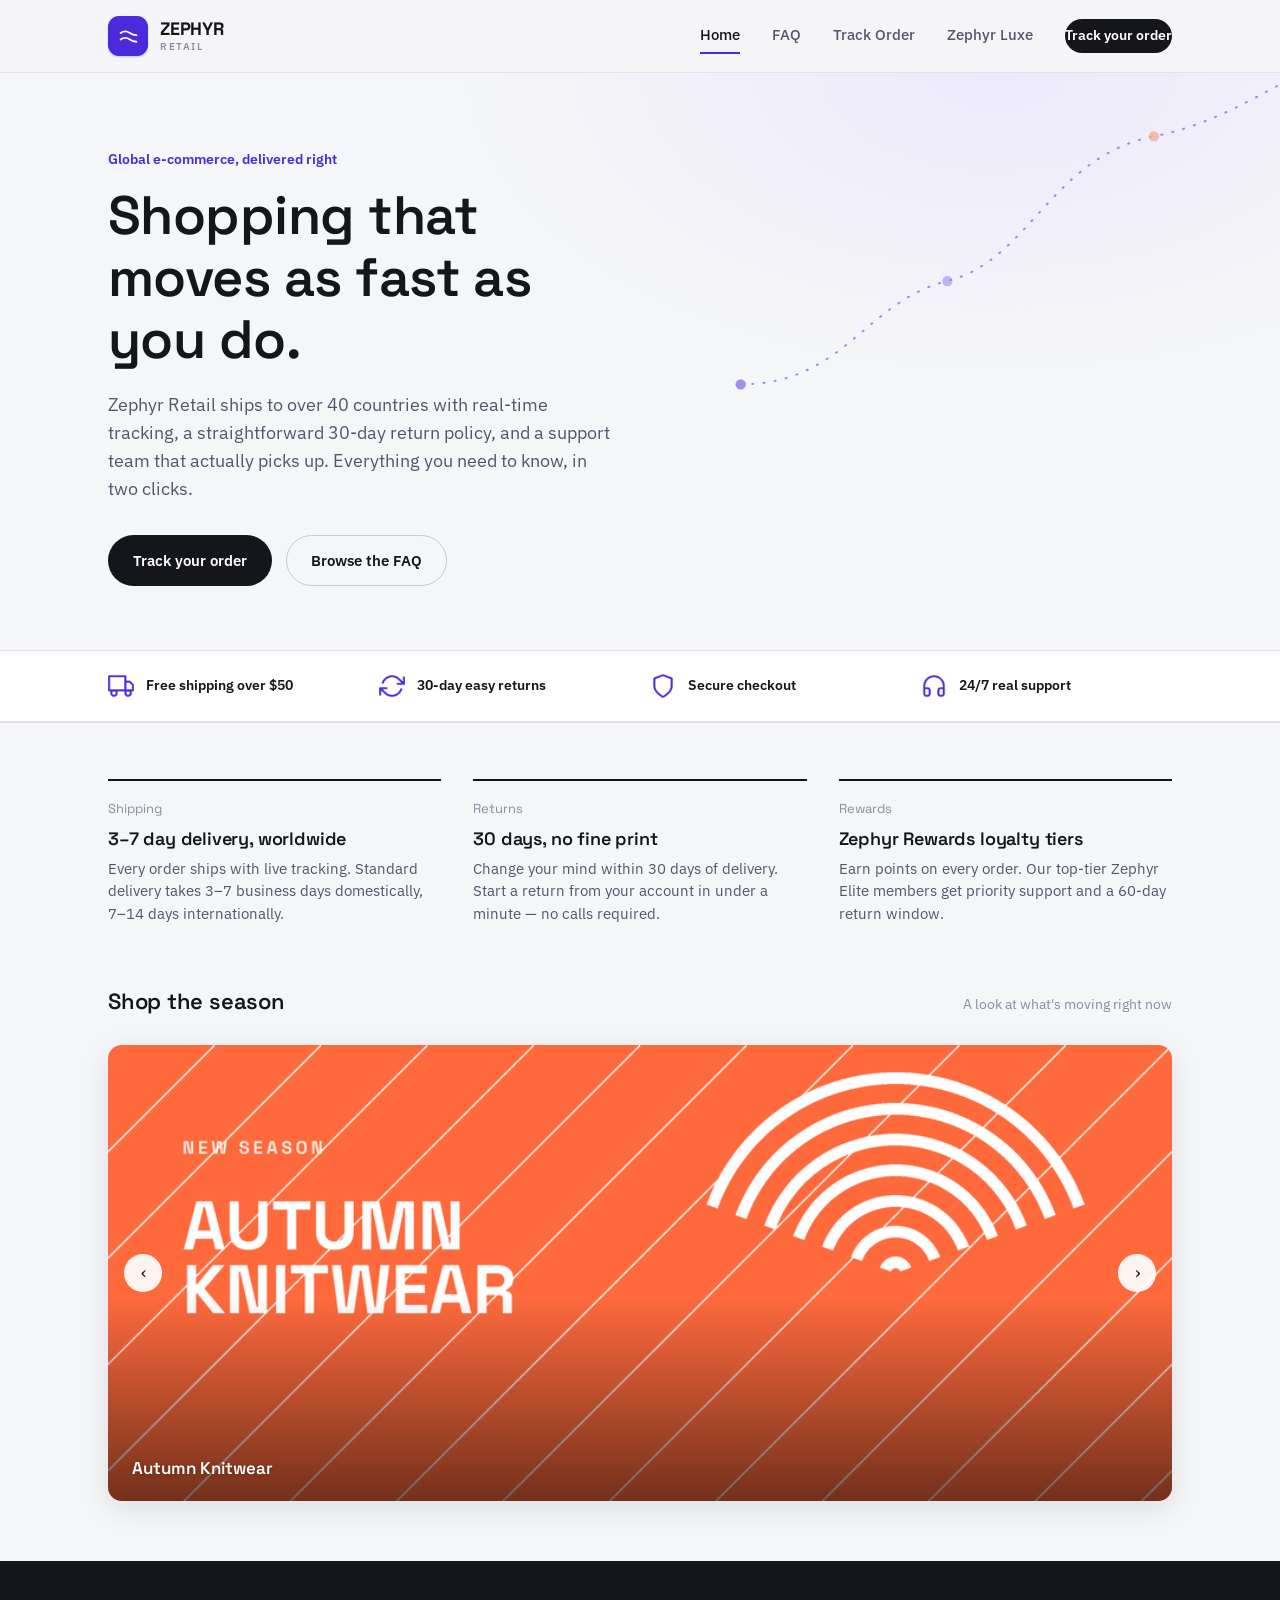
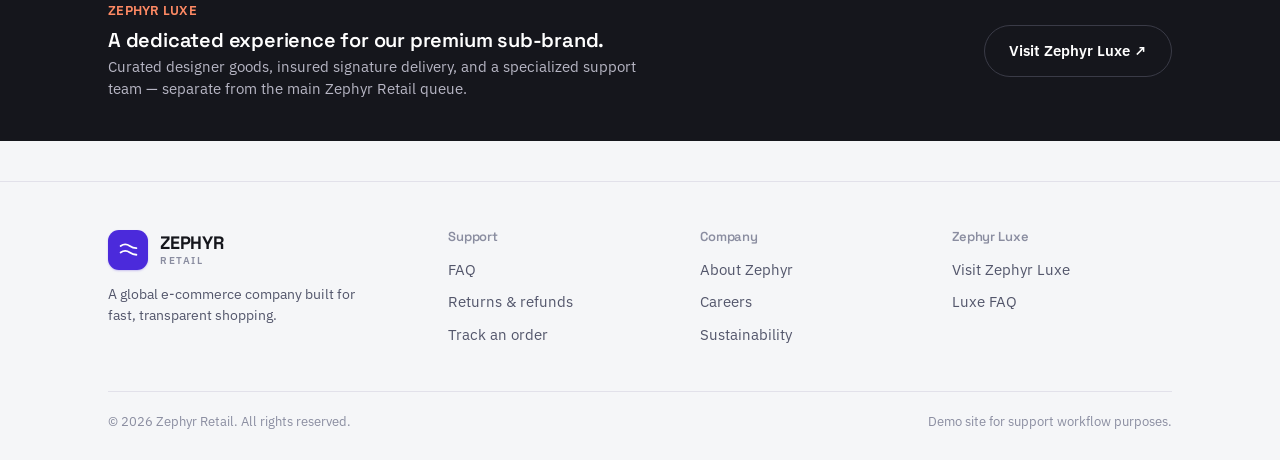
<file: index.html>
<!DOCTYPE html>
<html lang="en">
<head>
<meta charset="UTF-8">
<meta name="viewport" content="width=device-width, initial-scale=1.0">
<title>Zephyr Retail — Global Shopping, Tracked Every Step</title>
<meta name="description" content="Zephyr Retail is a global e-commerce company with fast worldwide shipping, a 30-day return policy, and real-time order tracking.">
<link rel="icon" href="data:image/svg+xml,<svg xmlns=%22http://www.w3.org/2000/svg%22 viewBox=%220 0 24 24%22><path d=%22M3 12c3-4 6-4 9-4s6 4 9 4-6 4-9 4-6-4-9-4z%22 fill=%22%234B2ADB%22/></svg>">
<link rel="preconnect" href="https://fonts.googleapis.com">
<link rel="preconnect" href="https://fonts.gstatic.com" crossorigin>
<link href="https://fonts.googleapis.com/css2?family=Space+Grotesk:wght@500;600;700&family=IBM+Plex+Sans:wght@400;500;600&display=swap" rel="stylesheet">
<link rel="stylesheet" href="styles.css">
</head>
<body>

<header class="site-header">
  <div class="wrap">
    <a href="index.html" class="logo">
      <span class="logo-mark"><svg viewBox="0 0 24 24" fill="none" xmlns="http://www.w3.org/2000/svg"><path d="M3 8c3.5-2.5 7-2.5 10.5 0S21 10.5 21 10.5M3 15.5c3.5-2.5 7-2.5 10.5 0s7.5 2.5 7.5 2.5" stroke="white" stroke-width="2.1" stroke-linecap="round" stroke-linejoin="round"/></svg></span>
      <span class="logo-word"><strong>ZEPHYR</strong><small>RETAIL</small></span>
    </a>
    <nav class="nav-links">
      <a href="index.html" class="active">Home</a>
      <a href="faq.html">FAQ</a>
      <a href="track-order.html">Track Order</a>
      <a href="zephyr-luxe.html">Zephyr Luxe</a>
      <a href="track-order.html" class="nav-cta">Track your order</a>
    </nav>
  </div>
</header>

<section class="hero">
  <svg class="hero-route" viewBox="0 0 600 400" fill="none" xmlns="http://www.w3.org/2000/svg" aria-hidden="true">
    <path d="M20 340C120 340 140 260 220 240C300 220 320 120 420 100C480 88 520 60 580 30" stroke="#4B2ADB" stroke-width="2" stroke-dasharray="1 10" stroke-linecap="round"/>
    <circle cx="20" cy="340" r="5" fill="#4B2ADB"/>
    <circle cx="220" cy="240" r="5" fill="#4B2ADB" opacity="0.6"/>
    <circle cx="420" cy="100" r="5" fill="#FF6A3D" opacity="0.8"/>
    <circle cx="580" cy="30" r="6" fill="#FF6A3D"/>
  </svg>
  <div class="wrap">
    <p class="eyebrow">Global e-commerce, delivered right</p>
    <h1>Shopping that moves as fast as you do.</h1>
    <p class="lede">Zephyr Retail ships to over 40 countries with real-time tracking, a straightforward 30-day return policy, and a support team that actually picks up. Everything you need to know, in two clicks.</p>
    <div class="btn-row">
      <a href="track-order.html" class="btn btn-primary">Track your order</a>
      <a href="faq.html" class="btn btn-ghost">Browse the FAQ</a>
    </div>
  </div>
</section>

<section class="trust-strip">
  <div class="wrap">
    <div class="trust-grid">
      <div class="trust-item"><img src="assets/truck.png" alt=""><span>Free shipping over $50</span></div>
      <div class="trust-item"><img src="assets/refresh.png" alt=""><span>30-day easy returns</span></div>
      <div class="trust-item"><img src="assets/shield.png" alt=""><span>Secure checkout</span></div>
      <div class="trust-item"><img src="assets/headset.png" alt=""><span>24/7 real support</span></div>
    </div>
  </div>
</section>

<section class="value-strip">
  <div class="wrap">
    <div class="value-grid">
      <div class="value-card">
        <div class="num">Shipping</div>
        <h3>3–7 day delivery, worldwide</h3>
        <p>Every order ships with live tracking. Standard delivery takes 3–7 business days domestically, 7–14 days internationally.</p>
      </div>
      <div class="value-card">
        <div class="num">Returns</div>
        <h3>30 days, no fine print</h3>
        <p>Change your mind within 30 days of delivery. Start a return from your account in under a minute — no calls required.</p>
      </div>
      <div class="value-card">
        <div class="num">Rewards</div>
        <h3>Zephyr Rewards loyalty tiers</h3>
        <p>Earn points on every order. Our top-tier Zephyr Elite members get priority support and a 60-day return window.</p>
      </div>
    </div>
  </div>
</section>

<section class="carousel-section">
  <div class="wrap">
    <div class="section-head">
      <h2>Shop the season</h2>
      <p class="section-sub">A look at what's moving right now</p>
    </div>
    <div class="carousel" data-carousel>
      <div class="carousel-track">
        <div class="carousel-slide">
          <img src="assets/card-retail-knitwear.png" alt="Autumn knitwear" loading="lazy">
          <span class="carousel-caption">Autumn Knitwear</span>
        </div>
        <div class="carousel-slide">
          <img src="assets/card-retail-sneakers.png" alt="Everyday sneakers" loading="lazy">
          <span class="carousel-caption">Everyday Sneakers</span>
        </div>
        <div class="carousel-slide">
          <img src="assets/card-retail-travel.png" alt="Travel essentials" loading="lazy">
          <span class="carousel-caption">Travel Essentials</span>
        </div>
        <div class="carousel-slide">
          <img src="assets/card-retail-home.png" alt="Home and living" loading="lazy">
          <span class="carousel-caption">Home &amp; Living</span>
        </div>
      </div>
      <button class="carousel-arrow prev" aria-label="Previous slide">‹</button>
      <button class="carousel-arrow next" aria-label="Next slide">›</button>
      <div class="carousel-dots"></div>
    </div>
  </div>
</section>

<section class="luxe-strip">
  <div class="wrap">
    <div>
      <span class="luxe-tag">ZEPHYR LUXE</span>
      <h2>A dedicated experience for our premium sub-brand.</h2>
      <p>Curated designer goods, insured signature delivery, and a specialized support team — separate from the main Zephyr Retail queue.</p>
    </div>
    <a href="zephyr-luxe.html" class="btn btn-ghost" style="border-color:#3A3B47;color:#fff;">Visit Zephyr Luxe ↗</a>
  </div>
</section>

<footer class="site-footer">
  <div class="wrap">
    <div class="footer-grid">
      <div>
        <a href="index.html" class="logo" style="margin-bottom:14px;">
          <span class="logo-mark"><svg viewBox="0 0 24 24" fill="none" xmlns="http://www.w3.org/2000/svg"><path d="M3 8c3.5-2.5 7-2.5 10.5 0S21 10.5 21 10.5M3 15.5c3.5-2.5 7-2.5 10.5 0s7.5 2.5 7.5 2.5" stroke="white" stroke-width="2.1" stroke-linecap="round" stroke-linejoin="round"/></svg></span>
          <span class="logo-word"><strong>ZEPHYR</strong><small>RETAIL</small></span>
        </a>
        <p style="font-size:14px;max-width:32ch;">A global e-commerce company built for fast, transparent shopping.</p>
      </div>
      <div>
        <h4>Support</h4>
        <ul>
          <li><a href="faq.html">FAQ</a></li>
          <li><a href="faq.html#returns">Returns &amp; refunds</a></li>
          <li><a href="track-order.html">Track an order</a></li>
        </ul>
      </div>
      <div>
        <h4>Company</h4>
        <ul>
          <li><a href="#">About Zephyr</a></li>
          <li><a href="#">Careers</a></li>
          <li><a href="#">Sustainability</a></li>
        </ul>
      </div>
      <div>
        <h4>Zephyr Luxe</h4>
        <ul>
          <li><a href="zephyr-luxe.html">Visit Zephyr Luxe</a></li>
          <li><a href="faq.html#luxe">Luxe FAQ</a></li>
        </ul>
      </div>
    </div>
    <div class="footer-bottom">
      <span>© 2026 Zephyr Retail. All rights reserved.</span>
      <span>Demo site for support workflow purposes.</span>
    </div>
  </div>
</footer>

</body>
</html>
</file>
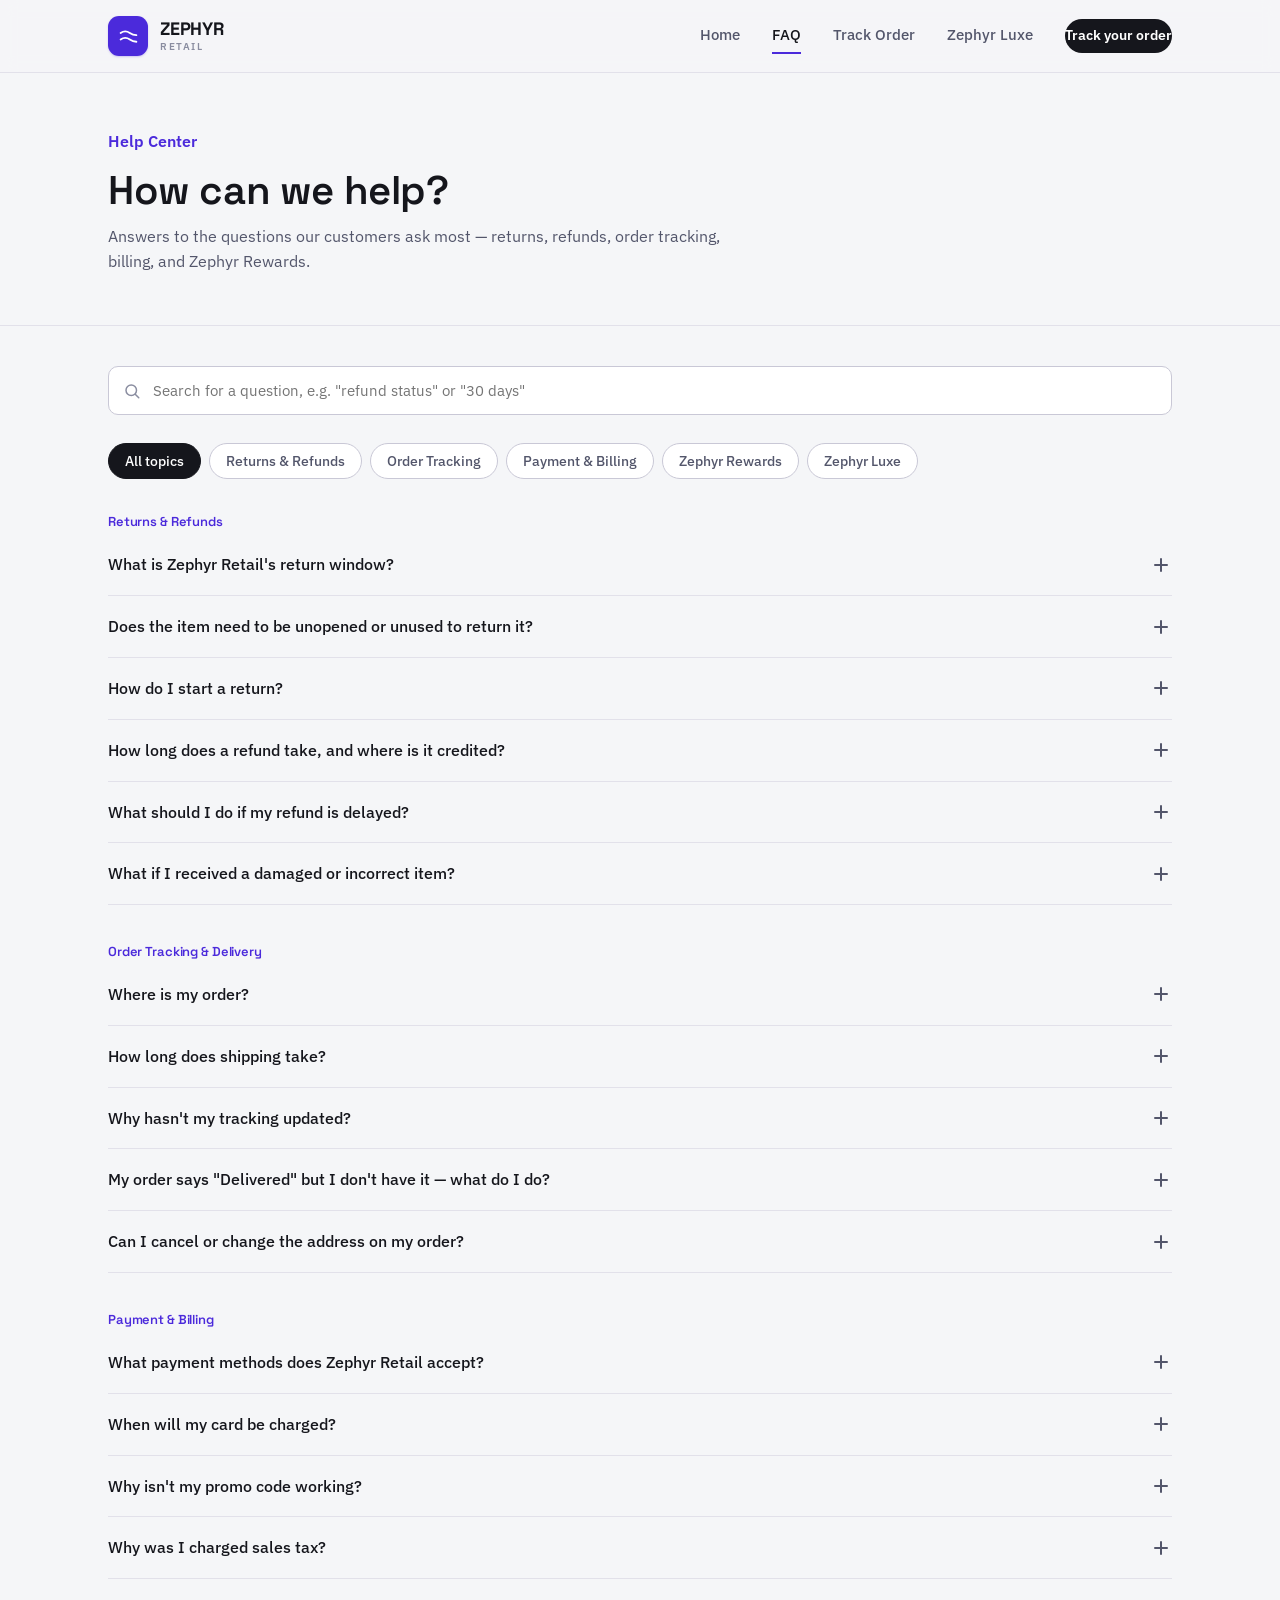
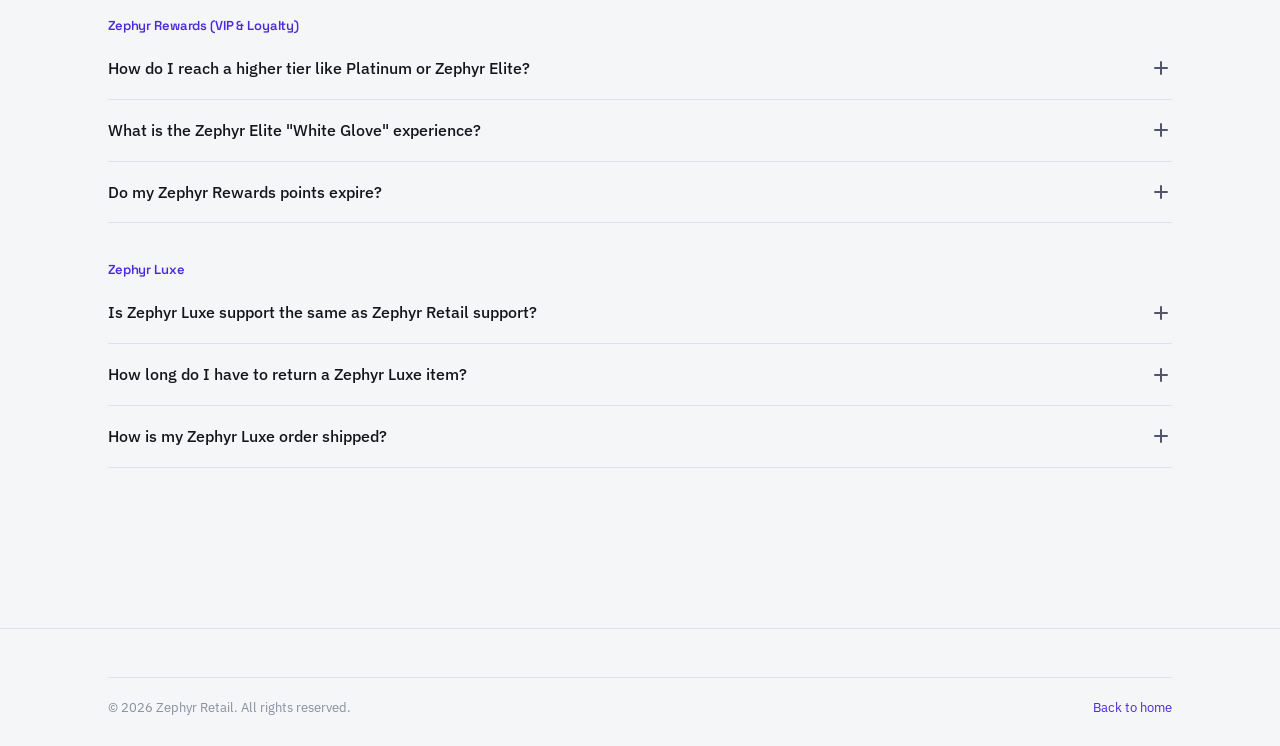
<file: faq.html>
<!DOCTYPE html>
<html lang="en">
<head>
<meta charset="UTF-8">
<meta name="viewport" content="width=device-width, initial-scale=1.0">
<title>FAQ — Zephyr Retail Help Center</title>
<meta name="description" content="Answers to common Zephyr Retail questions on returns, refunds, order tracking, billing, rewards, and Zephyr Luxe.">
<link rel="icon" href="data:image/svg+xml,<svg xmlns=%22http://www.w3.org/2000/svg%22 viewBox=%220 0 24 24%22><path d=%22M3 12c3-4 6-4 9-4s6 4 9 4-6 4-9 4-6-4-9-4z%22 fill=%22%234B2ADB%22/></svg>">
<link rel="preconnect" href="https://fonts.googleapis.com">
<link rel="preconnect" href="https://fonts.gstatic.com" crossorigin>
<link href="https://fonts.googleapis.com/css2?family=Space+Grotesk:wght@500;600;700&family=IBM+Plex+Sans:wght@400;500;600&display=swap" rel="stylesheet">
<link rel="stylesheet" href="styles.css">
</head>
<body>

<header class="site-header">
  <div class="wrap">
    <a href="index.html" class="logo">
      <span class="logo-mark"><svg viewBox="0 0 24 24" fill="none" xmlns="http://www.w3.org/2000/svg"><path d="M3 8c3.5-2.5 7-2.5 10.5 0S21 10.5 21 10.5M3 15.5c3.5-2.5 7-2.5 10.5 0s7.5 2.5 7.5 2.5" stroke="white" stroke-width="2.1" stroke-linecap="round" stroke-linejoin="round"/></svg></span>
      <span class="logo-word"><strong>ZEPHYR</strong><small>RETAIL</small></span>
    </a>
    <nav class="nav-links">
      <a href="index.html">Home</a>
      <a href="faq.html" class="active">FAQ</a>
      <a href="track-order.html">Track Order</a>
      <a href="zephyr-luxe.html">Zephyr Luxe</a>
      <a href="track-order.html" class="nav-cta">Track your order</a>
    </nav>
  </div>
</header>

<section class="page-head">
  <div class="wrap">
    <p class="eyebrow">Help Center</p>
    <h1>How can we help?</h1>
    <p>Answers to the questions our customers ask most — returns, refunds, order tracking, billing, and Zephyr Rewards.</p>
  </div>
</section>

<section class="faq-layout">
  <div class="wrap">

    <div class="faq-search">
      <svg viewBox="0 0 24 24" fill="none" xmlns="http://www.w3.org/2000/svg"><circle cx="11" cy="11" r="7" stroke="currentColor" stroke-width="2"/><path d="M21 21L16.65 16.65" stroke="currentColor" stroke-width="2" stroke-linecap="round"/></svg>
      <input type="text" id="faqSearch" placeholder="Search for a question, e.g. &quot;refund status&quot; or &quot;30 days&quot;" autocomplete="off">
    </div>

    <div class="faq-filters" id="faqFilters">
      <button class="filter-chip active" data-filter="all">All topics</button>
      <button class="filter-chip" data-filter="returns">Returns &amp; Refunds</button>
      <button class="filter-chip" data-filter="tracking">Order Tracking</button>
      <button class="filter-chip" data-filter="billing">Payment &amp; Billing</button>
      <button class="filter-chip" data-filter="rewards">Zephyr Rewards</button>
      <button class="filter-chip" data-filter="luxe">Zephyr Luxe</button>
    </div>

    <!-- Returns & Refunds -->
    <div class="faq-category" data-category="returns" id="returns">
      <h2>Returns &amp; Refunds</h2>

      <details class="faq-item">
        <summary class="faq-q"><span>What is Zephyr Retail's return window?</span><span class="plus"></span></summary>
        <div class="faq-a"><p>You have 30 days from the date your order is delivered to start a return. Zephyr Elite loyalty members get an extended 60-day window, and Zephyr Luxe orders get 45 days.</p></div>
      </details>

      <details class="faq-item">
        <summary class="faq-q"><span>Does the item need to be unopened or unused to return it?</span><span class="plus"></span></summary>
        <div class="faq-a"><p>Items should be in original, unused condition with all tags, packaging, and accessories included. Items that have been worn or altered beyond trying them on may not qualify for a full refund.</p></div>
      </details>

      <details class="faq-item">
        <summary class="faq-q"><span>How do I start a return?</span><span class="plus"></span></summary>
        <div class="faq-a"><p>Sign in, go to Order History, select the item, choose a return reason, and submit. You'll get return instructions and a prepaid shipping label by email if one is needed.</p></div>
      </details>

      <details class="faq-item">
        <summary class="faq-q"><span>How long does a refund take, and where is it credited?</span><span class="plus"></span></summary>
        <div class="faq-a"><p>Refunds are typically processed within 3–5 business days of your return being received, plus 2–10 business days for your bank to post the funds — so most refunds appear within 5–14 business days total, credited to your original payment method.</p></div>
      </details>

      <details class="faq-item">
        <summary class="faq-q"><span>What should I do if my refund is delayed?</span><span class="plus"></span></summary>
        <div class="faq-a"><p>First check your return status in Order History and confirm the 5–14 business day window has passed. If it has with no confirmation email, contact Support with your order number.</p></div>
      </details>

      <details class="faq-item">
        <summary class="faq-q"><span>What if I received a damaged or incorrect item?</span><span class="plus"></span></summary>
        <div class="faq-a"><p>Start a return and select "item arrived damaged" or "received incorrect item." These cases are prioritized and may be refunded or replaced without needing to ship the item back.</p></div>
      </details>
    </div>

    <!-- Order Tracking -->
    <div class="faq-category" data-category="tracking" id="tracking">
      <h2>Order Tracking &amp; Delivery</h2>

      <details class="faq-item">
        <summary class="faq-q"><span>Where is my order?</span><span class="plus"></span></summary>
        <div class="faq-a"><p>Track it anytime from Order History in your account, or via the link in your shipping confirmation email — it shows live status and current carrier location. You can also use our <a href="track-order.html">order tracking page</a>.</p></div>
      </details>

      <details class="faq-item">
        <summary class="faq-q"><span>How long does shipping take?</span><span class="plus"></span></summary>
        <div class="faq-a"><p>Standard delivery takes 3–7 business days, expedited takes 1–3 business days, and international delivery takes 7–14 business days depending on destination.</p></div>
      </details>

      <details class="faq-item">
        <summary class="faq-q"><span>Why hasn't my tracking updated?</span><span class="plus"></span></summary>
        <div class="faq-a"><p>Tracking can take 24–48 hours to first appear, and carriers don't scan at every stop. If there's been no update for more than 5 business days, contact Support.</p></div>
      </details>

      <details class="faq-item">
        <summary class="faq-q"><span>My order says "Delivered" but I don't have it — what do I do?</span><span class="plus"></span></summary>
        <div class="faq-a"><p>Check with neighbors or your mailroom, confirm your address, and wait 24 hours — carriers sometimes mark packages delivered early. Still missing after that? Contact Support with your order number.</p></div>
      </details>

      <details class="faq-item">
        <summary class="faq-q"><span>Can I cancel or change the address on my order?</span><span class="plus"></span></summary>
        <div class="faq-a"><p>Both are possible for free as long as the order hasn't shipped yet — go to Order History and select the option. Once shipped, contact Support to see if a carrier redirect is possible.</p></div>
      </details>
    </div>

    <!-- Payment & Billing -->
    <div class="faq-category" data-category="billing" id="billing">
      <h2>Payment &amp; Billing</h2>

      <details class="faq-item">
        <summary class="faq-q"><span>What payment methods does Zephyr Retail accept?</span><span class="plus"></span></summary>
        <div class="faq-a"><p>Major credit and debit cards, PayPal, Apple Pay, Google Pay, and Zephyr Retail Gift Cards.</p></div>
      </details>

      <details class="faq-item">
        <summary class="faq-q"><span>When will my card be charged?</span><span class="plus"></span></summary>
        <div class="faq-a"><p>Your card is authorized at checkout but only charged once your order ships. Multi-shipment orders are billed per shipment.</p></div>
      </details>

      <details class="faq-item">
        <summary class="faq-q"><span>Why isn't my promo code working?</span><span class="plus"></span></summary>
        <div class="faq-a"><p>Check that the code hasn't expired, your order meets the minimum spend, and your items qualify — some promotions exclude sale items or certain categories.</p></div>
      </details>

      <details class="faq-item">
        <summary class="faq-q"><span>Why was I charged sales tax?</span><span class="plus"></span></summary>
        <div class="faq-a"><p>Sales tax or VAT is calculated based on your shipping address per local tax law, and shown as a separate line item at checkout.</p></div>
      </details>
    </div>

    <!-- Zephyr Rewards -->
    <div class="faq-category" data-category="rewards" id="rewards">
      <h2>Zephyr Rewards (VIP &amp; Loyalty)</h2>

      <details class="faq-item">
        <summary class="faq-q"><span>How do I reach a higher tier like Platinum or Zephyr Elite?</span><span class="plus"></span></summary>
        <div class="faq-a"><p>Tiers are based on your rolling 12-month spend: $500+ for Gold, $1,500+ for Platinum. Zephyr Elite is reserved for roughly the top 5% of spenders and applies automatically once you qualify.</p></div>
      </details>

      <details class="faq-item">
        <summary class="faq-q"><span>What is the Zephyr Elite "White Glove" experience?</span><span class="plus"></span></summary>
        <div class="faq-a"><p>Our top loyalty tier: priority routing to a dedicated support team, a tighter response commitment, complimentary express shipping, a 60-day return window, and a named point of contact for recurring needs.</p></div>
      </details>

      <details class="faq-item">
        <summary class="faq-q"><span>Do my Zephyr Rewards points expire?</span><span class="plus"></span></summary>
        <div class="faq-a"><p>No, as long as you make at least one purchase every 12 months.</p></div>
      </details>
    </div>

    <!-- Zephyr Luxe -->
    <div class="faq-category" data-category="luxe" id="luxe">
      <h2>Zephyr Luxe</h2>

      <details class="faq-item">
        <summary class="faq-q"><span>Is Zephyr Luxe support the same as Zephyr Retail support?</span><span class="plus"></span></summary>
        <div class="faq-a"><p>No — Zephyr Luxe has its own dedicated support team, separate from general Zephyr Retail agents, reachable through the Luxe site's chat, a dedicated email, and a priority phone line.</p></div>
      </details>

      <details class="faq-item">
        <summary class="faq-q"><span>How long do I have to return a Zephyr Luxe item?</span><span class="plus"></span></summary>
        <div class="faq-a"><p>45 days from delivery — longer than the standard 30-day window — provided the item is unused with original packaging and authentication cards.</p></div>
      </details>

      <details class="faq-item">
        <summary class="faq-q"><span>How is my Zephyr Luxe order shipped?</span><span class="plus"></span></summary>
        <div class="faq-a"><p>In branded protective packaging via insured, signature-required courier at no extra cost, with proactive tracking updates from a Luxe support agent.</p></div>
      </details>
    </div>

    <div class="faq-empty" id="faqEmpty">
      <p>No matching questions. Try a different search, or <a href="index.html#contact">contact Support</a>.</p>
    </div>

  </div>
</section>

<footer class="site-footer">
  <div class="wrap">
    <div class="footer-bottom">
      <span>© 2026 Zephyr Retail. All rights reserved.</span>
      <a href="index.html">Back to home</a>
    </div>
  </div>
</footer>

<script src="script.js"></script>
</body>
</html>
</file>
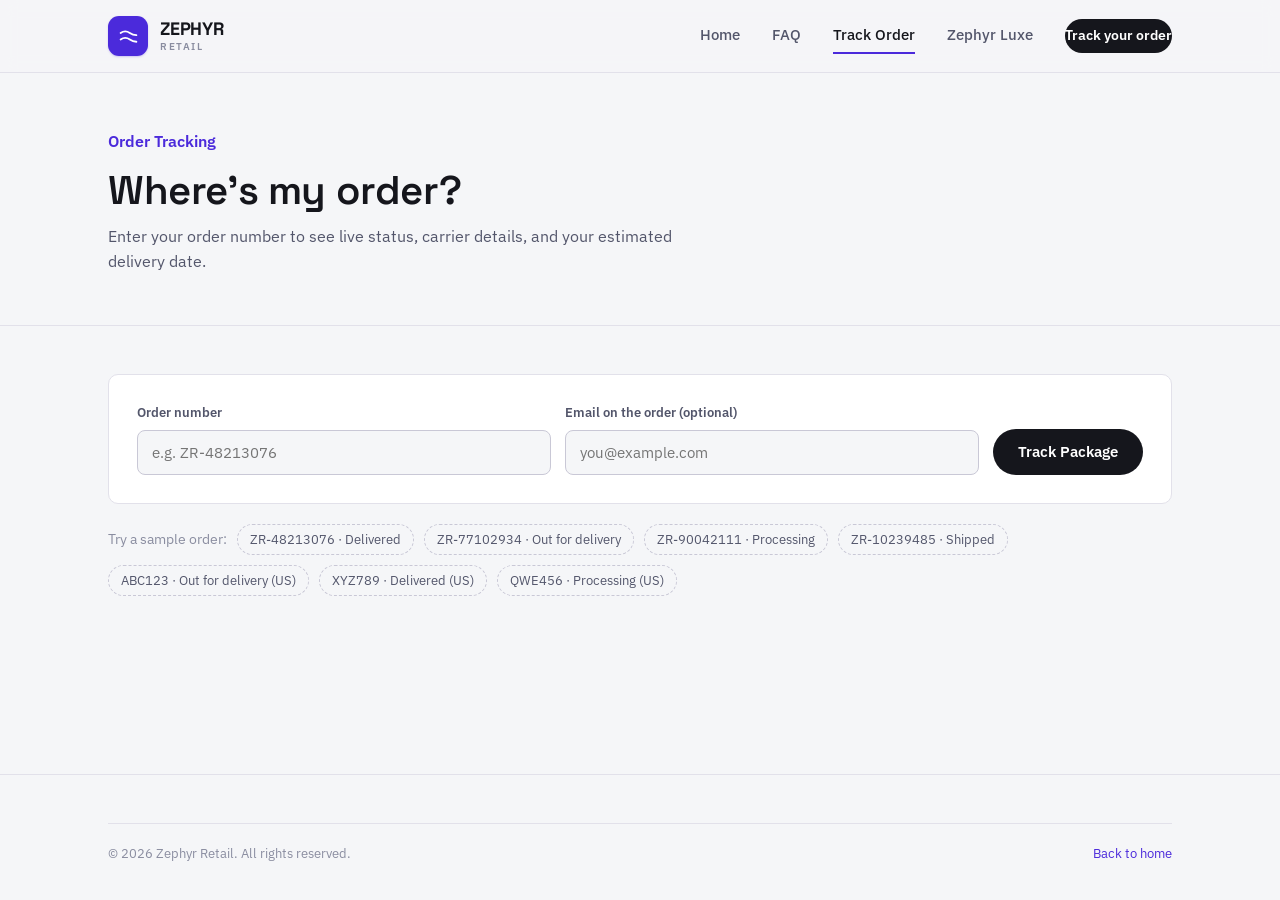
<file: track-order.html>
<!DOCTYPE html>
<html lang="en">
<head>
<meta charset="UTF-8">
<meta name="viewport" content="width=device-width, initial-scale=1.0">
<title>Track Your Order — Zephyr Retail</title>
<meta name="description" content="Track your Zephyr Retail order in real time — see current status, carrier updates, and estimated delivery.">
<link rel="icon" href="data:image/svg+xml,<svg xmlns=%22http://www.w3.org/2000/svg%22 viewBox=%220 0 24 24%22><path d=%22M3 12c3-4 6-4 9-4s6 4 9 4-6 4-9 4-6-4-9-4z%22 fill=%22%234B2ADB%22/></svg>">
<link rel="preconnect" href="https://fonts.googleapis.com">
<link rel="preconnect" href="https://fonts.gstatic.com" crossorigin>
<link href="https://fonts.googleapis.com/css2?family=Space+Grotesk:wght@500;600;700&family=IBM+Plex+Sans:wght@400;500;600&display=swap" rel="stylesheet">
<link rel="stylesheet" href="styles.css">
</head>
<body>

<header class="site-header">
  <div class="wrap">
    <a href="index.html" class="logo">
      <span class="logo-mark"><svg viewBox="0 0 24 24" fill="none" xmlns="http://www.w3.org/2000/svg"><path d="M3 8c3.5-2.5 7-2.5 10.5 0S21 10.5 21 10.5M3 15.5c3.5-2.5 7-2.5 10.5 0s7.5 2.5 7.5 2.5" stroke="white" stroke-width="2.1" stroke-linecap="round" stroke-linejoin="round"/></svg></span>
      <span class="logo-word"><strong>ZEPHYR</strong><small>RETAIL</small></span>
    </a>
    <nav class="nav-links">
      <a href="index.html">Home</a>
      <a href="faq.html">FAQ</a>
      <a href="track-order.html" class="active">Track Order</a>
      <a href="zephyr-luxe.html">Zephyr Luxe</a>
      <a href="track-order.html" class="nav-cta">Track your order</a>
    </nav>
  </div>
</header>

<section class="page-head">
  <div class="wrap">
    <p class="eyebrow">Order Tracking</p>
    <h1>Where's my order?</h1>
    <p>Enter your order number to see live status, carrier details, and your estimated delivery date.</p>
  </div>
</section>

<section class="track-layout">
  <div class="wrap">

    <form class="track-form" id="trackForm">
      <div class="row">
        <div class="field">
          <label for="orderId">Order number</label>
          <input type="text" id="orderId" placeholder="e.g. ZR-48213076" autocomplete="off" required>
        </div>
        <div class="field">
          <label for="email">Email on the order (optional)</label>
          <input type="email" id="email" placeholder="you@example.com" autocomplete="off">
        </div>
        <button type="submit" class="btn btn-primary" style="height:46px;">Track Package</button>
      </div>
    </form>

    <div class="samples">
      <span>Try a sample order:</span>
      <button class="sample-chip" data-sample="ZR-48213076">ZR-48213076 · Delivered</button>
      <button class="sample-chip" data-sample="ZR-77102934">ZR-77102934 · Out for delivery</button>
      <button class="sample-chip" data-sample="ZR-90042111">ZR-90042111 · Processing</button>
      <button class="sample-chip" data-sample="ZR-10239485">ZR-10239485 · Shipped</button>
      <button class="sample-chip" data-sample="ABC123">ABC123 · Out for delivery (US)</button>
      <button class="sample-chip" data-sample="XYZ789">XYZ789 · Delivered (US)</button>
      <button class="sample-chip" data-sample="QWE456">QWE456 · Processing (US)</button>
    </div>

    <div class="result-loading" id="resultLoading">
      <div class="spinner"></div>
      <span>Fetching your order status…</span>
    </div>

    <div class="result-notfound" id="resultNotFound">
      <h3>We couldn't find that order</h3>
      <p>Double-check your order number, or find it in your confirmation email. Still stuck? Check our <a href="faq.html#tracking">tracking FAQ</a> or contact Support.</p>
    </div>

    <div class="track-result" id="trackResult">
      <div class="order-card">
        <div class="order-card-head">
          <div>
            <div class="oid" id="rOid">ORDER —</div>
            <h3 id="rTitle">—</h3>
            <div class="order-meta" id="rMeta">—</div>
          </div>
          <span class="status-badge" id="rBadge"><span class="dot"></span><span id="rBadgeText">—</span></span>
        </div>

        <div class="timeline">
          <div class="timeline-track" id="rTimeline">
            <div class="timeline-fill" id="rFill" style="width:0%"></div>
            <!-- steps injected by JS -->
          </div>
        </div>

        <div class="order-details">
          <div class="detail-block">
            <h4>Items in this order</h4>
            <div id="rItems"></div>
          </div>
          <div class="detail-block">
            <h4>Shipping details</h4>
            <div class="kv"><span class="k">Carrier</span><span class="v" id="rCarrier">—</span></div>
            <div class="kv"><span class="k">Tracking number</span><span class="v" id="rTrackNum">—</span></div>
            <div class="kv"><span class="k">Ship to</span><span class="v" id="rShipTo">—</span></div>
            <div class="kv"><span class="k">Est. delivery</span><span class="v" id="rEta">—</span></div>
            <div class="kv"><span class="k">Current location</span><span class="v" id="rLoc">—</span></div>

            <div class="help-note" id="rHelp"></div>
          </div>
        </div>
      </div>
    </div>

  </div>
</section>

<footer class="site-footer">
  <div class="wrap">
    <div class="footer-bottom">
      <span>© 2026 Zephyr Retail. All rights reserved.</span>
      <a href="index.html">Back to home</a>
    </div>
  </div>
</footer>

<script src="script.js"></script>
</body>
</html>
</file>
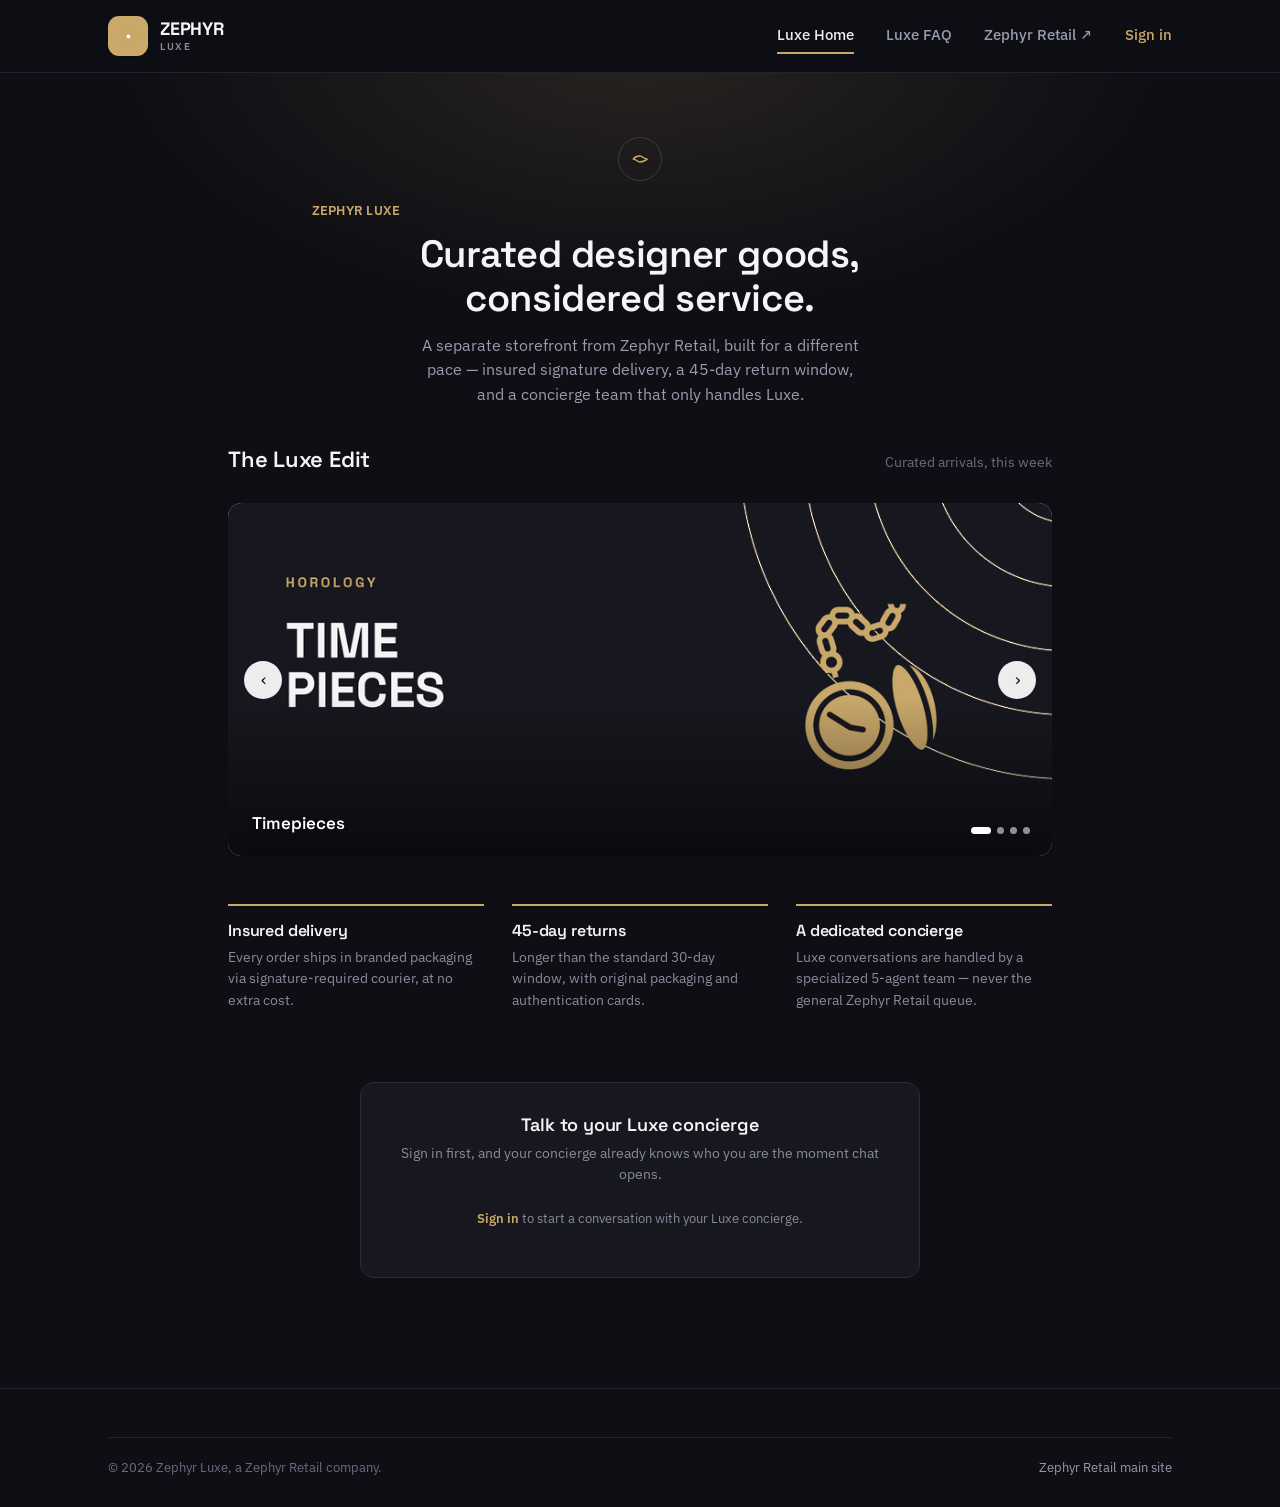
<file: zephyr-luxe.html>
<!DOCTYPE html>
<html lang="en">
<head>
<meta charset="UTF-8">
<meta name="viewport" content="width=device-width, initial-scale=1.0">
<title>Zephyr Luxe — Curated Designer Goods</title>
<meta name="description" content="Zephyr Luxe: curated designer goods with insured delivery, extended returns, and a dedicated concierge support team.">
<link rel="icon" href="data:image/svg+xml,<svg xmlns=%22http://www.w3.org/2000/svg%22 viewBox=%220 0 24 24%22><path d=%22M3 12c3-4 6-4 9-4s6 4 9 4-6 4-9 4-6-4-9-4z%22 fill=%22%23C9A86A%22/></svg>">
<link rel="preconnect" href="https://fonts.googleapis.com">
<link rel="preconnect" href="https://fonts.gstatic.com" crossorigin>
<link href="https://fonts.googleapis.com/css2?family=Space+Grotesk:wght@500;600;700&family=IBM+Plex+Sans:wght@400;500;600&display=swap" rel="stylesheet">
<link rel="stylesheet" href="styles.css">
</head>
<body class="vip-body">

<header class="site-header">
  <div class="wrap">
    <a href="zephyr-luxe.html" class="logo">
      <span class="logo-mark"><svg viewBox="0 0 24 24" fill="none" xmlns="http://www.w3.org/2000/svg"><path d="M4 12c2.5-3.5 5-5 8-5s5.5 1.5 8 5c-2.5 3.5-5 5-8 5s-5.5-1.5-8-5z" stroke="white" stroke-width="1.6" stroke-linejoin="round"/><circle cx="12" cy="12" r="2.2" fill="white"/></svg></span>
      <span class="logo-word"><strong>ZEPHYR</strong><small>LUXE</small></span>
    </a>
    <nav class="nav-links">
      <a href="zephyr-luxe.html" class="active">Luxe Home</a>
      <a href="faq.html#luxe">Luxe FAQ</a>
      <a href="index.html">Zephyr Retail ↗</a>
      <a href="#" id="luxeSignInLink" style="color:#C9A86A;">Sign in</a>
    </nav>
  </div>
</header>

<section class="vip-hero">
  <div class="wrap">
    <div class="vip-crest">
      <svg width="18" height="18" viewBox="0 0 24 24" fill="none"><path d="M3 12c3-4 6-4 9-4s6 4 9 4-6 4-9 4-6-4-9-4z" stroke="#C9A86A" stroke-width="2" stroke-linecap="round" stroke-linejoin="round"/></svg>
    </div>
    <p class="vip-eyebrow">ZEPHYR LUXE</p>
    <h1>Curated designer goods, considered service.</h1>
    <p class="lede">A separate storefront from Zephyr Retail, built for a different pace — insured signature delivery, a 45-day return window, and a concierge team that only handles Luxe.</p>
  </div>
</section>

<section style="padding: 20px 0 70px;">
  <div class="wrap" style="max-width: 880px;">
    <div class="carousel-section" style="padding: 0 0 48px;">
      <div class="section-head">
        <h2>The Luxe Edit</h2>
        <p class="section-sub">Curated arrivals, this week</p>
      </div>
      <div class="carousel" data-carousel>
        <div class="carousel-track">
          <div class="carousel-slide">
            <img src="assets/card-luxe-watch.png" alt="Timepieces" loading="lazy">
            <span class="carousel-caption">Timepieces</span>
          </div>
          <div class="carousel-slide">
            <img src="assets/card-luxe-bag.png" alt="Signature bags" loading="lazy">
            <span class="carousel-caption">Signature Bags</span>
          </div>
          <div class="carousel-slide">
            <img src="assets/card-luxe-sunglasses.png" alt="Fine eyewear" loading="lazy">
            <span class="carousel-caption">Fine Eyewear</span>
          </div>
          <div class="carousel-slide">
            <img src="assets/card-luxe-ring.png" alt="Fine jewelry" loading="lazy">
            <span class="carousel-caption">Fine Jewelry</span>
          </div>
        </div>
        <button class="carousel-arrow prev" aria-label="Previous slide">‹</button>
        <button class="carousel-arrow next" aria-label="Next slide">›</button>
        <div class="carousel-dots"></div>
      </div>
    </div>

    <div style="display:grid; grid-template-columns: repeat(3, 1fr); gap: 28px; margin-bottom: 56px;">
      <div class="luxe-feature-card">
        <h3 style="color:#F5F5F8; font-size:16px; margin-bottom:6px;">Insured delivery</h3>
        <p style="color:#8A8A9E; font-size:14px;">Every order ships in branded packaging via signature-required courier, at no extra cost.</p>
      </div>
      <div class="luxe-feature-card">
        <h3 style="color:#F5F5F8; font-size:16px; margin-bottom:6px;">45-day returns</h3>
        <p style="color:#8A8A9E; font-size:14px;">Longer than the standard 30-day window, with original packaging and authentication cards.</p>
      </div>
      <div class="luxe-feature-card">
        <h3 style="color:#F5F5F8; font-size:16px; margin-bottom:6px;">A dedicated concierge</h3>
        <p style="color:#8A8A9E; font-size:14px;">Luxe conversations are handled by a specialized 5-agent team — never the general Zephyr Retail queue.</p>
      </div>
    </div>

    <div class="vip-card" style="max-width: 560px; margin: 0 auto; text-align: center;">
      <h2 style="margin-bottom: 8px;">Talk to your Luxe concierge</h2>
      <p class="sub">Sign in first, and your concierge already knows who you are the moment chat opens.</p>

      <div id="luxeSignedOutState">
        <p style="font-size:13px; color:#8A8A9E; margin-bottom:16px;">
          <a href="#" id="luxeSignInLink2" style="color:#C9A86A; font-weight:600;">Sign in</a> to start a conversation with your Luxe concierge.
        </p>
      </div>

      <div id="luxeSignedInState" style="display:none; margin-bottom:16px;">
        <span class="vip-welcome-badge">✦ <span id="luxeWelcomeName">Signed in</span></span>
      </div>

      <button class="vip-chat-cta" id="openLuxeChatBtn" style="display:none;">Chat with Zephyr Luxe</button>
    </div>
  </div>
</section>

<!-- ============== Sign-in modal ============== -->
<div id="luxeLoginModal" style="display:none; position:fixed; inset:0; z-index:500; background:rgba(0,0,0,0.6); align-items:center; justify-content:center;">
  <div class="vip-card" style="max-width:400px; width:90%; position:relative;">
    <button id="luxeLoginClose" aria-label="Close" style="position:absolute; top:14px; right:14px; background:none; border:none; color:#6C6C80; font-size:20px; cursor:pointer; line-height:1;">&times;</button>
    <h2>Sign in to Zephyr Luxe</h2>
    <p class="sub">Your concierge will already know your name when you open chat.</p>

    <div class="vip-error" id="luxeLoginError">Invalid email or password. Please try again.</div>

    <form id="luxeLoginForm">
      <div class="vip-field">
        <label for="luxeEmail">Email</label>
        <input type="email" id="luxeEmail" placeholder="you@example.com" autocomplete="username" required>
      </div>
      <div class="vip-field">
        <label for="luxePassword">Password</label>
        <input type="password" id="luxePassword" placeholder="••••••••" autocomplete="current-password" required>
      </div>
      <button type="submit" class="vip-submit" id="luxeLoginSubmitBtn">Sign in</button>
    </form>

    <div class="vip-hint">
      Demo credentials — <code>steve.jobs@acme.com</code>, password <code>acme1234</code>.
    </div>
  </div>
</div>

<footer class="site-footer" style="border-color:#232330;">
  <div class="wrap">
    <div class="footer-bottom" style="border-color:#232330;color:#6C6C80;">
      <span>© 2026 Zephyr Luxe, a Zephyr Retail company.</span>
      <a href="index.html" style="color:#9A9AAE;">Zephyr Retail main site</a>
    </div>
  </div>
</footer>

<!-- ==========================================================
     FRESHDESK WEB CHAT WIDGET — Zephyr Luxe

     Gated behind sign-in: nothing loads until a visitor successfully
     logs in. The actual fdWidget.init() call now lives entirely in
     script.js (see activateFreshdeskWidget() in luxeLoginBehavior),
     because it needs to inject the signed-in customer's real name
     and email directly into the init config -- confirmed via
     Freshchat's own SDK docs to be config-object keys (externalId,
     firstName, lastName, email) passed at init time, not a separate
     method called after the fact. Since the widget only activates
     post-login, we already have that profile in hand at the exact
     moment we build the init call.

     This is a deliberate shift from Scenario D's original "public,
     routes by brand" design (any visitor, no login) toward the same
     login-gated pattern used for the VIP scenario -- worth remembering
     if presenting this against the original assignment brief.

     NOTE: still the same widget used for the earlier VIP-portal
     prototype (bittertruth.freshdesk.com). Create a second distinct
     widget in Freshdesk Admin when you want Luxe and Elite fully
     separated with their own greetings and agent groups.
=========================================================== -->

<script src="script.js"></script>
</body>
</html>
</file>
<file: styles.css>
/* ============================================================
   Zephyr Retail — shared stylesheet
   ============================================================ */

:root {
  --bg: #F5F6F8;
  --bg-raised: #FFFFFF;
  --ink: #15161C;
  --ink-soft: #53566B;
  --ink-faint: #8A8DA0;
  --brand: #4B2ADB;
  --brand-dark: #341FA0;
  --brand-tint: #EDE9FC;
  --accent: #FF6A3D;
  --accent-tint: #FFE9E0;
  --success: #1E9169;
  --success-tint: #E4F5EE;
  --warn: #C97A00;
  --warn-tint: #FBF0DC;
  --line: #E2E1EA;
  --line-strong: #C9C8D6;
  --shadow: 0 1px 2px rgba(21, 22, 28, 0.04);
  --radius: 10px;
  --max: 1120px;
}

* { box-sizing: border-box; }

html { scroll-behavior: smooth; }

body {
  margin: 0;
  background: var(--bg);
  color: var(--ink);
  font-family: "IBM Plex Sans", -apple-system, BlinkMacSystemFont, "Segoe UI", sans-serif;
  font-size: 16px;
  line-height: 1.55;
  -webkit-font-smoothing: antialiased;
}

h1, h2, h3, h4 {
  font-family: "Space Grotesk", "IBM Plex Sans", sans-serif;
  font-weight: 600;
  line-height: 1.15;
  margin: 0 0 0.5em 0;
  letter-spacing: -0.01em;
}

p { margin: 0 0 1em 0; max-width: 62ch; color: var(--ink-soft); }

a { color: var(--brand); text-decoration: none; }
a:hover { text-decoration: underline; }

img, svg { display: block; max-width: 100%; }

button, input {
  font-family: inherit;
  font-size: inherit;
}

:focus-visible {
  outline: 2px solid var(--brand);
  outline-offset: 2px;
}

.wrap {
  max-width: var(--max);
  margin: 0 auto;
  padding: 0 28px;
}

/* ---------- Header ---------- */

.site-header {
  position: sticky;
  top: 0;
  z-index: 50;
  background: rgba(245, 246, 248, 0.9);
  backdrop-filter: blur(8px);
  border-bottom: 1px solid var(--line);
}

.site-header .wrap {
  display: flex;
  align-items: center;
  justify-content: space-between;
  height: 72px;
}

.logo {
  display: flex;
  align-items: center;
  gap: 12px;
  color: var(--ink);
}

.logo:hover { text-decoration: none; }

.logo-mark {
  flex: none;
  width: 40px;
  height: 40px;
  border-radius: 11px;
  background: var(--brand);
  display: flex;
  align-items: center;
  justify-content: center;
  box-shadow: 0 1px 2px rgba(75, 42, 219, 0.25);
}

.logo-mark svg { width: 21px; height: 21px; }

.logo-word {
  display: flex;
  flex-direction: column;
  line-height: 1;
  gap: 4px;
}

.logo-word strong {
  font-family: "Space Grotesk", sans-serif;
  font-weight: 700;
  font-size: 18px;
  letter-spacing: -0.01em;
  color: var(--ink);
}

.logo-word small {
  font-family: "IBM Plex Sans", sans-serif;
  font-weight: 600;
  font-size: 10px;
  letter-spacing: 0.16em;
  color: var(--ink-faint);
}

/* Zephyr Luxe variant: gold badge on dark ink */
.vip-body .logo-mark { background: #C9A86A; box-shadow: 0 1px 2px rgba(0,0,0,0.3); }
.vip-body .logo-mark svg path { stroke: #17171F; }
.vip-body .logo-word strong { color: #F5F5F8; }
.vip-body .logo-word small { color: #8A8A9E; }

.nav-links {
  display: flex;
  align-items: center;
  gap: 32px;
}

.nav-links a {
  color: var(--ink-soft);
  font-size: 14.5px;
  font-weight: 500;
  padding: 6px 0;
  border-bottom: 2px solid transparent;
  transition: color 0.15s ease, border-color 0.15s ease;
}

.nav-links a:hover { text-decoration: none; color: var(--ink); }

.nav-links a.active {
  color: var(--ink);
  border-bottom-color: var(--brand);
}

.nav-cta {
  background: var(--ink);
  color: #fff !important;
  padding: 9px 18px;
  border-radius: 100px;
  font-size: 14px !important;
  font-weight: 600 !important;
  border-bottom: none !important;
}

.nav-cta:hover { background: var(--brand); text-decoration: none !important; }

/* ---------- Hero ---------- */

.hero {
  position: relative;
  padding: 76px 0 64px;
  overflow: hidden;
  background: radial-gradient(ellipse 900px 500px at 78% 0%, var(--brand-tint) 0%, transparent 60%);
}

.hero-route {
  position: absolute;
  right: -60px;
  top: -40px;
  width: 620px;
  max-width: 60vw;
  opacity: 0.5;
  pointer-events: none;
}

.eyebrow {
  color: var(--brand);
  font-weight: 600;
  font-size: 14px;
  margin-bottom: 14px;
}

.hero h1 {
  font-size: clamp(34px, 5vw, 54px);
  max-width: 15ch;
  margin-bottom: 20px;
}

.hero .lede {
  font-size: 18px;
  max-width: 46ch;
  color: var(--ink-soft);
  margin-bottom: 32px;
}

.btn-row { display: flex; gap: 14px; flex-wrap: wrap; }

.btn {
  display: inline-flex;
  align-items: center;
  gap: 8px;
  padding: 13px 24px;
  border-radius: 100px;
  font-weight: 600;
  font-size: 15px;
  border: 1px solid transparent;
  cursor: pointer;
  transition: background 0.18s ease, border-color 0.18s ease, transform 0.18s ease, box-shadow 0.18s ease;
}

.btn:hover { text-decoration: none; transform: translateY(-1px); }
.btn:active { transform: translateY(0); }

.btn-primary { background: var(--ink); color: #fff; }
.btn-primary:hover { background: var(--brand); box-shadow: 0 6px 16px rgba(75, 42, 219, 0.28); }

.btn-ghost { background: transparent; color: var(--ink); border-color: var(--line-strong); }
.btn-ghost:hover { border-color: var(--ink); background: var(--bg-raised); }

/* ---------- Trust strip ---------- */

.trust-strip {
  border-top: 1px solid var(--line);
  border-bottom: 1px solid var(--line);
  padding: 22px 0;
  background: var(--bg-raised);
}

.trust-grid {
  display: grid;
  grid-template-columns: repeat(4, 1fr);
  gap: 20px;
}

.trust-item {
  display: flex;
  align-items: center;
  gap: 12px;
}

.trust-item img { width: 26px; height: 26px; flex: none; }

.trust-item span {
  font-size: 13.5px;
  font-weight: 600;
  color: var(--ink);
  line-height: 1.3;
}

@media (max-width: 860px) {
  .trust-grid { grid-template-columns: 1fr 1fr; }
}
@media (max-width: 640px) {
  .trust-grid { grid-template-columns: 1fr; }
}

/* ---------- Value strip ---------- */

.value-strip {
  border-top: 1px solid var(--line);
  padding: 56px 0;
}

.value-grid {
  display: grid;
  grid-template-columns: repeat(3, 1fr);
  gap: 32px;
}

.value-card {
  border-top: 2px solid var(--ink);
  padding-top: 18px;
  transition: transform 0.2s ease, border-color 0.2s ease;
}
.value-card:hover { transform: translateY(-3px); border-color: var(--brand); }

.value-card .num {
  font-family: "Space Grotesk", sans-serif;
  font-size: 13px;
  color: var(--ink-faint);
  margin-bottom: 10px;
}

.value-card h3 { font-size: 18px; margin-bottom: 8px; }

.value-card p { font-size: 14.5px; margin-bottom: 0; }

/* ---------- Luxe strip ---------- */

.luxe-strip {
  background: var(--ink);
  color: #fff;
  padding: 40px 0;
}

.luxe-strip .wrap {
  display: flex;
  align-items: center;
  justify-content: space-between;
  gap: 24px;
  flex-wrap: wrap;
}

.luxe-strip h2 {
  font-size: 20px;
  color: #fff;
  margin-bottom: 4px;
}

.luxe-strip p { color: #B7B6C4; margin-bottom: 0; font-size: 14.5px; }

.luxe-tag {
  font-size: 12.5px;
  color: #FF8A64;
  font-weight: 600;
  letter-spacing: 0.02em;
  margin-bottom: 8px;
  display: block;
}

/* ---------- Footer ---------- */

.site-footer {
  border-top: 1px solid var(--line);
  padding: 48px 0 28px;
  margin-top: 40px;
}

.footer-grid {
  display: grid;
  grid-template-columns: 1.4fr 1fr 1fr 1fr;
  gap: 32px;
  margin-bottom: 36px;
}

.footer-grid h4 {
  font-size: 13px;
  color: var(--ink-faint);
  font-weight: 600;
  margin-bottom: 12px;
}

.footer-grid ul { list-style: none; margin: 0; padding: 0; }
.footer-grid li { margin-bottom: 8px; }
.footer-grid a { color: var(--ink-soft); font-size: 14.5px; }
.footer-grid a:hover { color: var(--brand); }

.footer-bottom {
  display: flex;
  justify-content: space-between;
  padding-top: 20px;
  border-top: 1px solid var(--line);
  font-size: 13px;
  color: var(--ink-faint);
  flex-wrap: wrap;
  gap: 8px;
}

/* ---------- Page header (FAQ / Track) ---------- */

.page-head {
  padding: 56px 0 36px;
  border-bottom: 1px solid var(--line);
}

.page-head h1 { font-size: clamp(28px, 4vw, 40px); margin-bottom: 10px; }
.page-head p { font-size: 16px; }

/* ---------- FAQ page ---------- */

.faq-layout { padding: 40px 0 80px; }

.faq-search {
  position: relative;
  margin-bottom: 28px;
}

.faq-search input {
  width: 100%;
  padding: 14px 16px 14px 44px;
  border: 1px solid var(--line-strong);
  border-radius: var(--radius);
  background: var(--bg-raised);
  font-size: 15px;
  color: var(--ink);
}

.faq-search input:focus { border-color: var(--brand); }

.faq-search svg {
  position: absolute;
  left: 15px;
  top: 50%;
  transform: translateY(-50%);
  width: 18px;
  height: 18px;
  color: var(--ink-faint);
}

.faq-filters {
  display: flex;
  gap: 8px;
  flex-wrap: wrap;
  margin-bottom: 36px;
}

.filter-chip {
  border: 1px solid var(--line-strong);
  background: var(--bg-raised);
  color: var(--ink-soft);
  padding: 8px 16px;
  border-radius: 100px;
  font-size: 13.5px;
  font-weight: 500;
  cursor: pointer;
}

.filter-chip:hover { border-color: var(--ink); }

.filter-chip.active {
  background: var(--ink);
  color: #fff;
  border-color: var(--ink);
}

.faq-category {
  margin-bottom: 40px;
}

.faq-category > h2 {
  font-size: 13px;
  text-transform: none;
  color: var(--brand);
  font-weight: 600;
  margin-bottom: 4px;
}

.faq-item {
  border-bottom: 1px solid var(--line);
}

summary.faq-q { list-style: none; cursor: pointer; }
summary.faq-q::-webkit-details-marker { display: none; }

.faq-q {
  width: 100%;
  display: flex;
  align-items: center;
  justify-content: space-between;
  gap: 16px;
  background: none;
  border: none;
  text-align: left;
  padding: 18px 0;
  font-size: 16px;
  font-weight: 500;
  color: var(--ink);
  cursor: pointer;
}

.faq-q .plus {
  flex: none;
  width: 22px;
  height: 22px;
  position: relative;
}

.faq-q .plus::before, .faq-q .plus::after {
  content: "";
  position: absolute;
  background: var(--ink-soft);
  border-radius: 2px;
  transition: transform 0.18s ease;
}

.faq-q .plus::before { width: 14px; height: 2px; top: 10px; left: 4px; }
.faq-q .plus::after { width: 2px; height: 14px; top: 4px; left: 10px; }

.faq-item[open] .faq-q .plus::after { transform: rotate(90deg); opacity: 0; }
.faq-item[open] .faq-q { color: var(--brand); }

.faq-a {
  padding: 0 0 20px 0;
  max-width: 68ch;
}

.faq-a p { margin-bottom: 0; font-size: 15px; }

.faq-empty {
  display: none;
  padding: 60px 0;
  text-align: center;
  color: var(--ink-faint);
}

/* ---------- Track order page ---------- */

.track-layout { padding: 48px 0 90px; }

.track-form {
  background: var(--bg-raised);
  border: 1px solid var(--line);
  border-radius: var(--radius);
  padding: 28px;
  margin-bottom: 20px;
}

.track-form .row {
  display: grid;
  grid-template-columns: 1fr 1fr auto;
  gap: 14px;
  align-items: end;
}

.field label {
  display: block;
  font-size: 13px;
  font-weight: 600;
  color: var(--ink-soft);
  margin-bottom: 6px;
}

.field input {
  width: 100%;
  padding: 12px 14px;
  border: 1px solid var(--line-strong);
  border-radius: 8px;
  font-size: 15px;
  background: var(--bg);
}

.field input:focus { border-color: var(--brand); background: var(--bg-raised); }

.samples {
  display: flex;
  align-items: center;
  gap: 10px;
  flex-wrap: wrap;
  margin-bottom: 48px;
  font-size: 13.5px;
  color: var(--ink-faint);
}

.sample-chip {
  border: 1px dashed var(--line-strong);
  background: transparent;
  color: var(--ink-soft);
  padding: 6px 12px;
  border-radius: 100px;
  font-size: 13px;
  cursor: pointer;
  font-family: "IBM Plex Sans", monospace;
}

.sample-chip:hover { border-color: var(--brand); color: var(--brand); border-style: solid; }

.track-result { display: none; }

.result-loading {
  display: none;
  align-items: center;
  gap: 12px;
  padding: 40px 0;
  color: var(--ink-faint);
  font-size: 14.5px;
}

.spinner {
  width: 18px;
  height: 18px;
  border: 2px solid var(--line);
  border-top-color: var(--brand);
  border-radius: 50%;
  animation: spin 0.7s linear infinite;
}

@keyframes spin { to { transform: rotate(360deg); } }

.result-notfound {
  display: none;
  padding: 44px 32px;
  border: 1px dashed var(--line-strong);
  border-radius: var(--radius);
  text-align: center;
}

.result-notfound h3 { margin-bottom: 8px; }

.order-card {
  background: var(--bg-raised);
  border: 1px solid var(--line);
  border-radius: var(--radius);
  overflow: hidden;
  box-shadow: 0 4px 24px rgba(21, 22, 28, 0.06);
}

.order-card-head {
  padding: 24px 28px;
  border-bottom: 1px solid var(--line);
  display: flex;
  justify-content: space-between;
  align-items: flex-start;
  flex-wrap: wrap;
  gap: 16px;
}

.order-card-head .oid {
  font-size: 12.5px;
  color: var(--ink-faint);
  font-family: "IBM Plex Sans", monospace;
  margin-bottom: 4px;
}

.order-card-head h3 { font-size: 20px; margin-bottom: 6px; }

.order-meta { font-size: 14px; color: var(--ink-soft); }

.status-badge {
  display: inline-flex;
  align-items: center;
  gap: 6px;
  padding: 7px 14px;
  border-radius: 100px;
  font-size: 13px;
  font-weight: 600;
}

.status-badge .dot { width: 7px; height: 7px; border-radius: 50%; background: currentColor; }

.status-delivered { background: var(--success-tint); color: var(--success); }
.status-transit { background: var(--accent-tint); color: var(--accent); }
.status-processing { background: var(--warn-tint); color: var(--warn); }
.status-shipped { background: var(--brand-tint); color: var(--brand); }

/* Timeline */

.timeline {
  padding: 32px 28px 8px;
  position: relative;
}

.timeline-track {
  display: flex;
  justify-content: space-between;
  position: relative;
}

.timeline-track::before {
  content: "";
  position: absolute;
  top: 9px;
  left: 9px;
  right: 9px;
  height: 2px;
  background: var(--line-strong);
  z-index: 0;
}

.timeline-fill {
  position: absolute;
  top: 9px;
  left: 9px;
  height: 2px;
  background: var(--brand);
  z-index: 1;
  transition: width 0.5s ease;
}

.tl-step {
  position: relative;
  z-index: 2;
  display: flex;
  flex-direction: column;
  align-items: center;
  gap: 10px;
  flex: 1;
  text-align: center;
}

.tl-dot {
  width: 20px;
  height: 20px;
  border-radius: 50%;
  background: var(--bg-raised);
  border: 2px solid var(--line-strong);
}

.tl-step.done .tl-dot { background: var(--brand); border-color: var(--brand); }
.tl-step.current .tl-dot {
  background: var(--accent);
  border-color: var(--accent);
  box-shadow: 0 0 0 4px var(--accent-tint);
}

.tl-label { font-size: 12.5px; font-weight: 600; color: var(--ink-faint); max-width: 90px; }
.tl-step.done .tl-label, .tl-step.current .tl-label { color: var(--ink); }
.tl-date { font-size: 11.5px; color: var(--ink-faint); }

.order-details {
  padding: 24px 28px 28px;
  display: grid;
  grid-template-columns: 1.3fr 1fr;
  gap: 32px;
  border-top: 1px solid var(--line);
  margin-top: 12px;
}

.detail-block h4 {
  font-size: 12.5px;
  text-transform: uppercase;
  letter-spacing: 0.04em;
  color: var(--ink-faint);
  font-weight: 600;
  margin-bottom: 12px;
}

.item-row {
  display: flex;
  justify-content: space-between;
  padding: 10px 0;
  border-bottom: 1px solid var(--line);
  font-size: 14.5px;
}

.item-row:last-child { border-bottom: none; }
.item-row .name { color: var(--ink); }
.item-row .qty { color: var(--ink-faint); font-size: 13px; }

.kv { display: flex; justify-content: space-between; padding: 7px 0; font-size: 14.5px; }
.kv .k { color: var(--ink-faint); }
.kv .v { color: var(--ink); font-weight: 500; text-align: right; }

.help-note {
  margin-top: 20px;
  padding: 16px 18px;
  background: var(--bg);
  border-radius: 8px;
  font-size: 13.5px;
  color: var(--ink-soft);
}

.help-note a { font-weight: 600; }

/* ---------- Responsive ---------- */

/* ---------- Carousel ---------- */

.carousel-section { padding: 8px 0 60px; }

.carousel-section .section-head {
  display: flex;
  justify-content: space-between;
  align-items: baseline;
  margin-bottom: 20px;
}

.carousel-section h2 { font-size: 22px; }
.vip-body .carousel-section h2 { color: #F5F5F8; }

.carousel-section .section-sub { font-size: 14px; color: var(--ink-faint); margin: 0; }
.vip-body .carousel-section .section-sub { color: #6C6C80; }

.carousel-track {
  display: flex;
  height: 100%;
  transition: transform 0.6s cubic-bezier(0.65, 0, 0.35, 1);
}

.carousel {
  position: relative;
  border-radius: 14px;
  overflow: hidden;
  aspect-ratio: 21 / 9;
  background: var(--line);
  box-shadow: 0 8px 30px rgba(21, 22, 28, 0.10);
}

.carousel-slide {
  flex: 0 0 100%;
  position: relative;
  overflow: hidden;
}

.carousel-slide img {
  width: 100%;
  height: 100%;
  object-fit: cover;
  display: block;
  transition: transform 6s ease;
}

.carousel:hover .carousel-slide img {
  transform: scale(1.06);
}

.carousel-slide::after {
  content: "";
  position: absolute;
  inset: 0;
  background: linear-gradient(180deg, rgba(0,0,0,0) 55%, rgba(0,0,0,0.55) 100%);
}

.carousel-caption {
  position: absolute;
  left: 24px;
  bottom: 20px;
  z-index: 2;
  color: #fff;
  font-family: "Space Grotesk", sans-serif;
  font-weight: 600;
  font-size: 17px;
  text-shadow: 0 1px 4px rgba(0,0,0,0.3);
}

.carousel-arrow {
  position: absolute;
  top: 50%;
  transform: translateY(-50%);
  z-index: 3;
  width: 38px;
  height: 38px;
  border-radius: 50%;
  border: none;
  background: rgba(255,255,255,0.92);
  color: #15161C;
  display: flex;
  align-items: center;
  justify-content: center;
  font-size: 18px;
  cursor: pointer;
  line-height: 1;
}

.carousel-arrow:hover { background: #fff; }
.carousel-arrow.prev { left: 16px; }
.carousel-arrow.next { right: 16px; }

.carousel-dots {
  position: absolute;
  right: 22px;
  bottom: 22px;
  z-index: 3;
  display: flex;
  gap: 6px;
}

.carousel-dot {
  width: 7px;
  height: 7px;
  border-radius: 4px;
  border: none;
  padding: 0;
  background: rgba(255,255,255,0.55);
  cursor: pointer;
  transition: width 0.2s ease, background 0.2s ease;
}

.carousel-dot.active { background: #fff; width: 20px; }

@media (max-width: 640px) {
  .carousel { aspect-ratio: 4 / 3; }
  .carousel-arrow { width: 32px; height: 32px; font-size: 15px; }
}

@media (max-width: 860px) {
  .value-grid { grid-template-columns: 1fr; gap: 28px; }
  .footer-grid { grid-template-columns: 1fr 1fr; }
  .order-details { grid-template-columns: 1fr; }
  .track-form .row { grid-template-columns: 1fr; }
  .nav-links { gap: 18px; }
}

@media (max-width: 640px) {
  .nav-links a:not(.nav-cta) { display: none; }
  .footer-grid { grid-template-columns: 1fr; }
  .timeline-track { flex-wrap: wrap; row-gap: 24px; }
  .timeline-track::before, .timeline-fill { display: none; }
  .tl-step { flex-basis: 45%; }
}

/* ---------- VIP Portal (Zephyr Elite) ---------- */

.vip-body {
  background: #0E0E14;
  color: #EDEDF2;
  min-height: 100vh;
}

.vip-body .site-header {
  background: rgba(14, 14, 20, 0.9);
  border-bottom: 1px solid #232330;
}

.vip-body .logo { color: #EDEDF2; }
.vip-body .logo svg path { stroke: #C9A86A; }
.vip-body .nav-links a { color: #9A9AAE; }
.vip-body .nav-links a:hover { color: #EDEDF2; }
.vip-body .nav-links a.active { color: #EDEDF2; border-bottom-color: #C9A86A; }

.vip-hero {
  padding: 64px 0 20px;
  text-align: center;
  background: radial-gradient(ellipse 800px 420px at 50% -10%, rgba(201, 168, 106, 0.14) 0%, transparent 65%);
}

.vip-crest {
  width: 44px;
  height: 44px;
  margin: 0 auto 20px;
  border: 1px solid #3A3A48;
  border-radius: 50%;
  display: flex;
  align-items: center;
  justify-content: center;
}

.vip-eyebrow {
  color: #C9A86A;
  font-weight: 600;
  font-size: 13px;
  letter-spacing: 0.02em;
  margin-bottom: 12px;
}

.vip-hero h1 {
  color: #F5F5F8;
  font-size: clamp(28px, 4vw, 38px);
  max-width: 20ch;
  margin: 0 auto 12px;
}

.vip-hero .lede {
  color: #9A9AAE;
  max-width: 44ch;
  margin: 0 auto;
}

.vip-panel {
  max-width: 420px;
  margin: 36px auto 90px;
  padding: 0 28px;
}

.vip-card {
  background: #17171F;
  border: 1px solid #2A2A38;
  border-radius: 14px;
  padding: 32px;
}

.vip-card h2 {
  color: #F5F5F8;
  font-size: 18px;
  margin-bottom: 6px;
}

.vip-card .sub {
  color: #8A8A9E;
  font-size: 13.5px;
  margin-bottom: 24px;
}

.vip-field { margin-bottom: 16px; }

.vip-field label {
  display: block;
  font-size: 12.5px;
  font-weight: 600;
  color: #9A9AAE;
  margin-bottom: 6px;
}

.vip-field input {
  width: 100%;
  padding: 12px 14px;
  border-radius: 8px;
  border: 1px solid #2E2E3C;
  background: #0E0E14;
  color: #EDEDF2;
  font-size: 15px;
}

.vip-field input:focus { border-color: #C9A86A; }

.vip-submit {
  width: 100%;
  padding: 13px;
  border-radius: 100px;
  border: none;
  background: #C9A86A;
  color: #17171F;
  font-weight: 700;
  font-size: 15px;
  cursor: pointer;
  margin-top: 6px;
}

.vip-submit:hover { background: #DABB80; }
.vip-submit:disabled { opacity: 0.6; cursor: default; }

.vip-error {
  display: none;
  background: rgba(255, 106, 61, 0.12);
  color: #FF9576;
  border: 1px solid rgba(255, 106, 61, 0.3);
  border-radius: 8px;
  padding: 10px 14px;
  font-size: 13.5px;
  margin-bottom: 16px;
}

.vip-hint {
  margin-top: 18px;
  padding-top: 16px;
  border-top: 1px solid #232330;
  font-size: 12.5px;
  color: #6C6C80;
  line-height: 1.6;
}

.vip-hint code {
  background: #0E0E14;
  border: 1px solid #2A2A38;
  border-radius: 4px;
  padding: 1px 5px;
  color: #C9A86A;
  font-size: 12px;
}

/* Welcome state (post-login) */

.vip-welcome { display: none; }

.luxe-feature-card {
  border-top: 2px solid #C9A86A;
  padding-top: 16px;
  transition: transform 0.2s ease, opacity 0.2s ease;
}
.luxe-feature-card:hover { transform: translateY(-3px); }

.vip-welcome-badge {
  display: inline-flex;
  align-items: center;
  gap: 6px;
  background: rgba(201, 168, 106, 0.12);
  border: 1px solid rgba(201, 168, 106, 0.35);
  color: #C9A86A;
  padding: 6px 14px;
  border-radius: 100px;
  font-size: 12.5px;
  font-weight: 600;
  margin-bottom: 18px;
}

.vip-welcome h2 {
  color: #F5F5F8;
  font-size: 22px;
  margin-bottom: 4px;
}

.vip-welcome .sub { margin-bottom: 24px; }

.vip-detail-row {
  display: flex;
  justify-content: space-between;
  padding: 11px 0;
  border-bottom: 1px solid #232330;
  font-size: 14px;
}

.vip-detail-row:last-of-type { border-bottom: none; }
.vip-detail-row .k { color: #8A8A9E; }
.vip-detail-row .v { color: #EDEDF2; font-weight: 500; text-align: right; }

.vip-chat-cta {
  width: 100%;
  margin-top: 24px;
  padding: 14px;
  border-radius: 10px;
  border: none;
  background: linear-gradient(90deg, #C9A86A, #E4C98A);
  color: #17171F;
  font-weight: 700;
  font-size: 15px;
  cursor: pointer;
}

.vip-chat-cta:hover { filter: brightness(1.05); }

.vip-logout {
  display: block;
  text-align: center;
  margin-top: 16px;
  font-size: 13px;
  color: #6C6C80;
  cursor: pointer;
  background: none;
  border: none;
  width: 100%;
}

.vip-logout:hover { color: #9A9AAE; text-decoration: underline; }

@media (prefers-reduced-motion: reduce) {
  * { animation-duration: 0.001ms !important; transition-duration: 0.001ms !important; }
  html { scroll-behavior: auto; }
}
</file>
